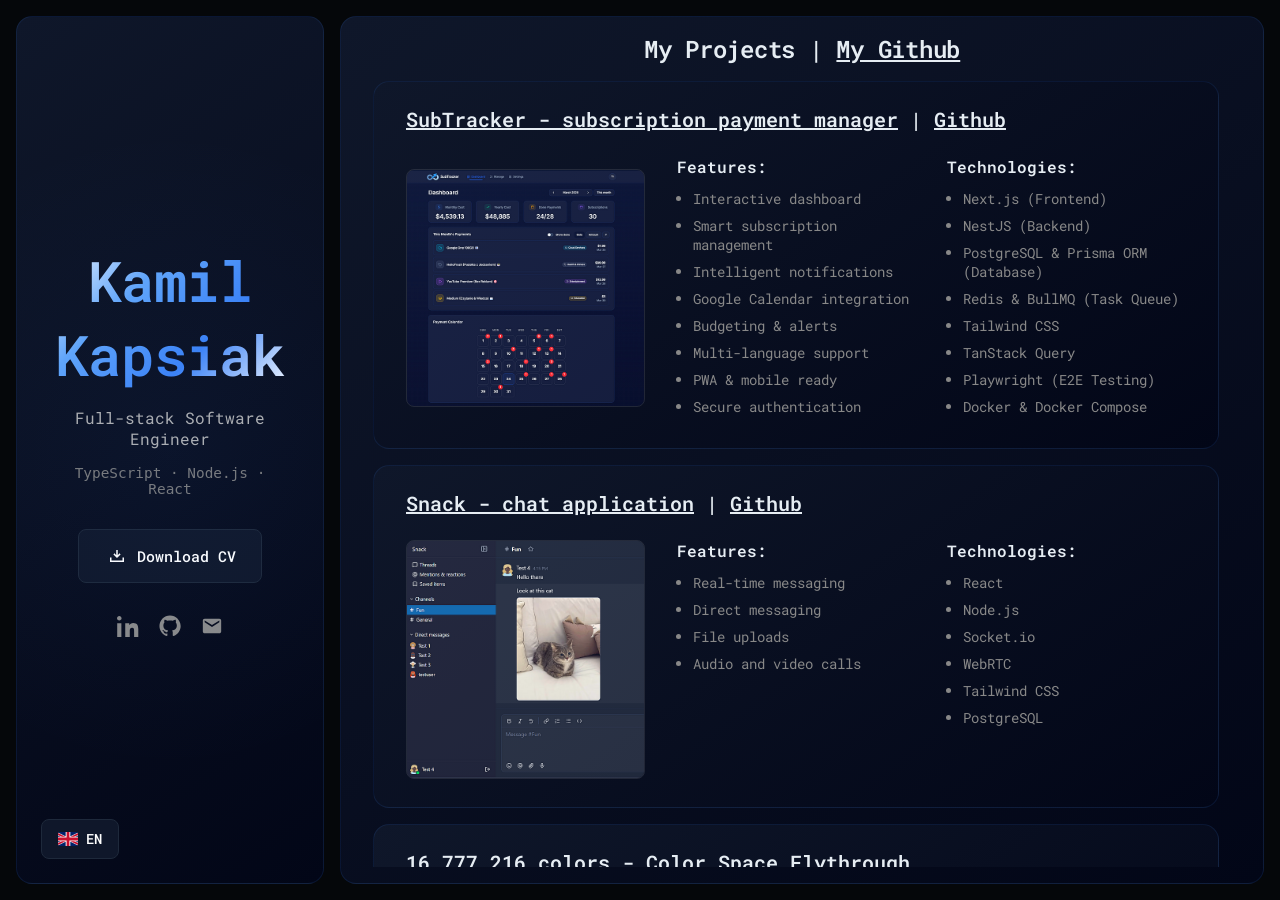
<file: index.html>
<!DOCTYPE html>
<html lang="en">

<head>
  <meta charset="UTF-8">
  <meta name="viewport" content="width=device-width, initial-scale=1.0">
  <!-- Google tag (gtag.js) -->
  <script async src="https://www.googletagmanager.com/gtag/js?id=G-MR1FEYMHES"></script>
  <script>
    window.dataLayer = window.dataLayer || [];
    // biome-ignore lint/style/noArguments: Standard Google boilerplate
    function gtag() {
      dataLayer.push(arguments);
    }
    gtag('js', new Date());

    gtag('config', 'G-MR1FEYMHES');
  </script>
  <title>Kamil Kapsiak - Software Engineer portfolio</title>
  <meta name="description"
    content="Full-stack Software Engineer specializing in TypeScript, Node.js, and React. Portfolio featuring projects like SubTracker (subscription manager) and Snack (chat app).">
  <meta name="keywords"
    content="Kamil Kapsiak, Software Engineer, Full-stack, TypeScript, Node.js, React, Portfolio, SubTracker, Snack, Browser Extensions">
  <meta name="author" content="Kamil Kapsiak">
  <link rel="canonical" href="https://kapsi1.github.io/">

  <!-- Open Graph / Facebook -->
  <meta property="og:type" content="website">
  <meta property="og:url" content="https://kapsi1.github.io/">
  <meta property="og:title" content="Kamil Kapsiak - Software Engineer portfolio">
  <meta property="og:description"
    content="Full-stack Software Engineer specializing in TypeScript, Node.js, and React. Portfolio featuring projects like SubTracker and Snack.">
  <meta property="og:image" content="https://kapsi1.github.io/subtracker.png">

  <!-- Twitter -->
  <meta property="twitter:card" content="summary_large_image">
  <meta property="twitter:url" content="https://kapsi1.github.io/">
  <meta property="twitter:title" content="Kamil Kapsiak - Software Engineer portfolio">
  <meta property="twitter:description"
    content="Full-stack Software Engineer specializing in TypeScript, Node.js, and React. Portfolio featuring projects like SubTracker and Snack.">
  <meta property="twitter:image" content="https://kapsi1.github.io/subtracker.png">

  <link rel="stylesheet" href="./style.css">
  <link rel="preconnect" href="https://fonts.googleapis.com">
  <link rel="preconnect" href="https://fonts.gstatic.com" crossorigin>
  <link
    href="https://fonts.googleapis.com/css2?family=Inter:ital,opsz,wght@0,14..32,100..900;1,14..32,100..900&family=Roboto+Mono:ital,wght@0,100..700;1,100..700&display=swap"
    rel="stylesheet">
  <script>
    (() => {
      const savedLang = localStorage.getItem('language') || 'en';
      document.documentElement.lang = savedLang;
      if (savedLang === 'pl') {
        const style = document.createElement('style');
        style.id = 'early-hide';
        style.innerHTML = 'body { visibility: hidden !important; }';
        document.head.appendChild(style);
      }
    })();
  </script>
  <script src="./script.js" defer></script>
</head>

<body>
  <header class="hero">
    <button id="lang-toggle" class="lang-button" aria-label="Toggle language">
      <img class="flag-icon" alt="" />
      <span></span>
    </button>
    <div class="hero-content animate-in">
      <h1>Kamil Kapsiak</h1>
      <p class="subtitle" data-i18n="subtitle">Full-stack Software Engineer</p>
      <p class="stack">TypeScript · Node.js · React</p>
      <a href="/Kamil_Kapsiak_CV.pdf" download class="cv-button">
        <img src="./download-icon.svg" alt="" width="24" height="24" />
        <span data-i18n="download_cv">Download CV</span>
      </a>

      <nav class="socials" aria-label="Social links">
        <a href="https://www.linkedin.com/in/kamil-kapsiak-529a5083/" target="_blank" rel="noopener noreferrer"
          aria-label="LinkedIn profile">
          <!-- LinkedIn -->
          <svg viewBox="0 0 24 24" aria-hidden="true">
            <path
              d="M4.98 3.5C4.98 4.88 3.86 6 2.5 6S0 4.88 0 3.5 1.12 1 2.5 1 4.98 2.12 4.98 3.5zM.22 8.98h4.56V24H.22zM8.98 8.98h4.38v2.05h.06c.61-1.16 2.1-2.38 4.32-2.38 4.62 0 5.48 3.04 5.48 6.99V24h-4.56v-6.6c0-1.57-.03-3.59-2.19-3.59-2.19 0-2.53 1.71-2.53 3.48V24H8.98z" />
          </svg>
        </a>

        <a href="https://github.com/kapsi1" target="_blank" rel="noopener noreferrer" aria-label="GitHub profile">
          <!-- GitHub -->
          <svg viewBox="0 0 24 24" aria-hidden="true">
            <path
              d="M12 .5C5.73.5.5 5.74.5 12.02c0 5.11 3.29 9.44 7.86 10.97.58.1.79-.25.79-.56v-2.17c-3.2.7-3.88-1.54-3.88-1.54-.53-1.34-1.3-1.7-1.3-1.7-1.06-.73.08-.72.08-.72 1.17.08 1.79 1.2 1.79 1.2 1.04 1.78 2.73 1.27 3.4.97.11-.76.41-1.27.74-1.56-2.55-.29-5.23-1.28-5.23-5.69 0-1.26.45-2.3 1.19-3.11-.12-.29-.52-1.45.11-3.02 0 0 .97-.31 3.18 1.19.92-.26 1.9-.39 2.88-.39.98 0 1.96.13 2.88.39 2.2-1.5 3.17-1.19 3.17-1.19.64 1.57.24 2.73.12 3.02.74.81 1.18 1.85 1.18 3.11 0 4.42-2.69 5.39-5.25 5.67.42.36.79 1.08.79 2.18v3.23c0 .31.21.67.8.56 4.56-1.53 7.84-5.86 7.84-10.97C23.5 5.74 18.27.5 12 .5z" />
          </svg>
        </a>

        <a href="mailto:kapsiakk@gmail.com" aria-label="Email me">
          <!-- Email -->
          <svg viewBox="0 0 24 24" aria-hidden="true">
            <path
              d="M20 4H4c-1.1 0-1.99.9-1.99 2L2 18c0 1.1.9 2 2 2h16c1.1 0 2-.9 2-2V6c0-1.1-.9-2-2-2zm0 4l-8 5-8-5V6l8 5 8-5v2z" />
          </svg>
        </a>
      </nav>


    </div>
  </header>

  <main class="right-column">
    <header class="right-column-header">
      <h2>
        <span data-i18n="my_projects">My Projects</span> | <a class="github" href="https://github.com/kapsi1"
          target="_blank" rel="noopener noreferrer" data-i18n="my_github">My
          Github</a>
      </h2>
    </header>
    <div class="projects-scroll">
      <!-- SubTracker -->
      <section class="app">
        <h2>
          <a href="https://www.subtracker.cc" target="_blank" rel="noopener noreferrer"
            data-i18n="subtracker_title">SubTracker - subscription
            payment manager</a>
          |
          <a class="github" href="https://github.com/kapsi1/subscription-tracker" target="_blank"
            rel="noopener noreferrer">Github</a>
        </h2>
        <div class="tile-content">
          <div class="screenshot">
            <a href="https://www.subtracker.cc" target="_blank" rel="noopener noreferrer">
              <img class="border" src="./subtracker.png" alt="SubTracker" fetchpriority="high">
            </a>
          </div>
          <div class="list">
            <h2 data-i18n="features">Features:</h2>
            <ul>
              <li data-i18n="subtracker_f1">Interactive dashboard</li>
              <li data-i18n="subtracker_f2">Smart subscription management</li>
              <li data-i18n="subtracker_f3">Intelligent notifications</li>
              <li data-i18n="subtracker_f4">Google Calendar integration</li>
              <li data-i18n="subtracker_f5">Budgeting & alerts</li>
              <li data-i18n="subtracker_f6">Multi-language support</li>
              <li data-i18n="subtracker_f7">PWA & mobile ready</li>
              <li data-i18n="subtracker_f8">Secure authentication</li>
            </ul>
          </div>
          <div class="list">
            <h2 data-i18n="technologies">Technologies:</h2>
            <ul>
              <li>Next.js (Frontend)</li>
              <li>NestJS (Backend)</li>
              <li>PostgreSQL & Prisma ORM (Database)</li>
              <li>Redis & BullMQ (Task Queue)</li>
              <li>Tailwind CSS</li>
              <li>TanStack Query</li>
              <li>Playwright (E2E Testing)</li>
              <li>Docker & Docker Compose</li>
            </ul>
          </div>
        </div>
      </section>
      <!-- Snack -->
      <section class="app">
        <h2>
          <a href="https://snack-six.vercel.app" target="_blank" rel="noopener noreferrer" data-i18n="snack_title">Snack
            - chat application</a>
          |
          <a class="github" href="https://github.com/kapsi1/Srack" target="_blank" rel="noopener noreferrer">Github</a>
        </h2>
        <div class="tile-content">
          <div class="screenshot">
            <a href="https://snack-six.vercel.app" target="_blank" rel="noopener noreferrer">
              <img class="border" src="./snack2.png" alt="Snack">
            </a>
          </div>
          <div class="list">
            <h2 data-i18n="features">Features:</h2>
            <ul>
              <li data-i18n="snack_f1">Real-time messaging</li>
              <li data-i18n="snack_f2">Direct messaging</li>
              <li data-i18n="snack_f3">File uploads</li>
              <li data-i18n="snack_f4">Audio and video calls</li>
            </ul>
          </div>
          <div class="list">
            <h2 data-i18n="technologies">Technologies:</h2>
            <ul>
              <li>React</li>
              <li>Node.js</li>
              <li>Socket.io</li>
              <li>WebRTC</li>
              <li>Tailwind CSS</li>
              <li>PostgreSQL</li>
            </ul>
          </div>
        </div>
      </section>
      <!-- Color Space Flythrough -->
      <section class="app colors">
        <h2><a href="./colors/index.html" target="_blank" rel="noopener noreferrer" data-i18n="colors_title">16,777,216
            colors - Color Space Flythrough</a></h2>
        <p data-i18n="colors_desc">An interactive WebGL2 flythrough of the complete RGB/HSL/HSV color space, rendered as a
          256 × 256 × 256 lattice of colored spheres, or a cylinder of spheres - one for every one of the
          16,777,216 (256³) colors a true-color display can show.</p>
        <div class="games-grid">
          <article class="game-item">
            <a href="./colors/index.html" target="_blank" rel="noopener noreferrer">
              <img class="border" src="./colors/1.jpg" alt="RGB color cube flythrough - colored spheres lattice"
                loading="lazy">
            </a>
          </article>
          <article class="game-item">
            <a href="./colors/index.html" target="_blank" rel="noopener noreferrer">
              <img class="border" src="./colors/2.jpg" alt="RGB color cube flythrough - HSL color model view"
                loading="lazy">
            </a>
          </article>
          <article class="game-item">
            <a href="./colors/index.html" target="_blank" rel="noopener noreferrer">
              <img class="border" src="./colors/3.jpg" alt="RGB color cube flythrough - HSV color model view"
                loading="lazy">
            </a>
          </article>
        </div>
      </section>
      <!-- Browser Extensions -->
      <section>
        <h2 data-i18n="browser_extensions">Browser Extensions</h2>
        <div class="extensions-grid">
          <article class="extension-item">
            <h3>
              <a href="https://chromewebstore.google.com/detail/facebook-to-google-calend/mideojkklbmcdnhmacmjiecpnanamedp"
                target="_blank" rel="noopener noreferrer" data-i18n="fb_cal_title">Facebook to Google Calendar
                Exporter</a>
              <br />
              <a class="github" href="https://github.com/kapsi1/facebook-google-calendar-event-exporter" target="_blank"
                rel="noopener noreferrer">Github</a>
            </h3>
            <div class="list">
              <ul>
                <li data-i18n="fb_cal_desc">One-click export of Facebook events to Google Calendar</li>
              </ul>
            </div>
          </article>
          <article class="extension-item">
            <h3>
              <a href="https://chromewebstore.google.com/detail/chatgpt-–-back-to-last-po/npohdlibeffgfmaiojflcdhpopmglcck"
                target="_blank" rel="noopener noreferrer" data-i18n="chatgpt_back_title">ChatGPT - Back to Last
                Position</a>
              <br />
              <a class="github" href="https://github.com/kapsi1/chatgpt-back-to-last-position-button" target="_blank"
                rel="noopener noreferrer">Github</a>
            </h3>
            <div class="list">
              <ul>
                <li data-i18n="chatgpt_back_desc1">If you type a message to ChatGPT, it scrolls the page to the bottom
                  and you lose your reading
                  position</li>
                <li data-i18n="chatgpt_back_desc2">This extension adds a button to go back to that position</li>
              </ul>
            </div>
          </article>
        </div>
      </section>
      <!-- Games -->
      <section>
        <h2 data-i18n="games_title">Some classic games I coded for fun</h2>
        <div class="games-grid">
          <article class="game-item">
            <h3>
              <a href="./snake.html" target="_blank" rel="noopener noreferrer">Snake</a> | <a class="github"
                href="https://github.com/kapsi1/snake" target="_blank" rel="noopener noreferrer">Github</a>
            </h3>
            <a href="./snake.html" target="_blank" rel="noopener noreferrer">
              <video class="border" src="./snake.mp4" loop muted poster="./snake.jpg"></video>
            </a>
          </article>
          <article class="game-item">
            <h3>
              <a href="./tetris.html" target="_blank" rel="noopener noreferrer">Tetris</a> | <a class="github"
                href="https://github.com/kapsi1/tetris" target="_blank" rel="noopener noreferrer">Github</a>
            </h3>
            <a href="./tetris.html" target="_blank" rel="noopener noreferrer">
              <video class="border" src="./tetris.mp4" loop muted poster="./tetris.jpg"></video>
            </a>
          </article>
          <article class="game-item">
            <h3>
              <a href="./pacman/index.html" target="_blank" rel="noopener noreferrer">Pacman</a> | <a class="github"
                href="https://github.com/kapsi1/pacman" target="_blank" rel="noopener noreferrer">Github</a>
            </h3>
            <a href="./pacman/index.html" target="_blank" rel="noopener noreferrer">
              <video class="border" src="./pacman.mp4" loop muted poster="./pacman.jpg"></video>
            </a>
          </article>
          <div class="list">
            <h2 data-i18n="technologies">Technologies:</h2>
            <ul>
              <li>HTML Canvas</li>
              <li>CSS</li>
              <li>TypeScript</li>
            </ul>
          </div>
        </div>
      </section>
    </div>
  </main>
</body>

</html>
</file>
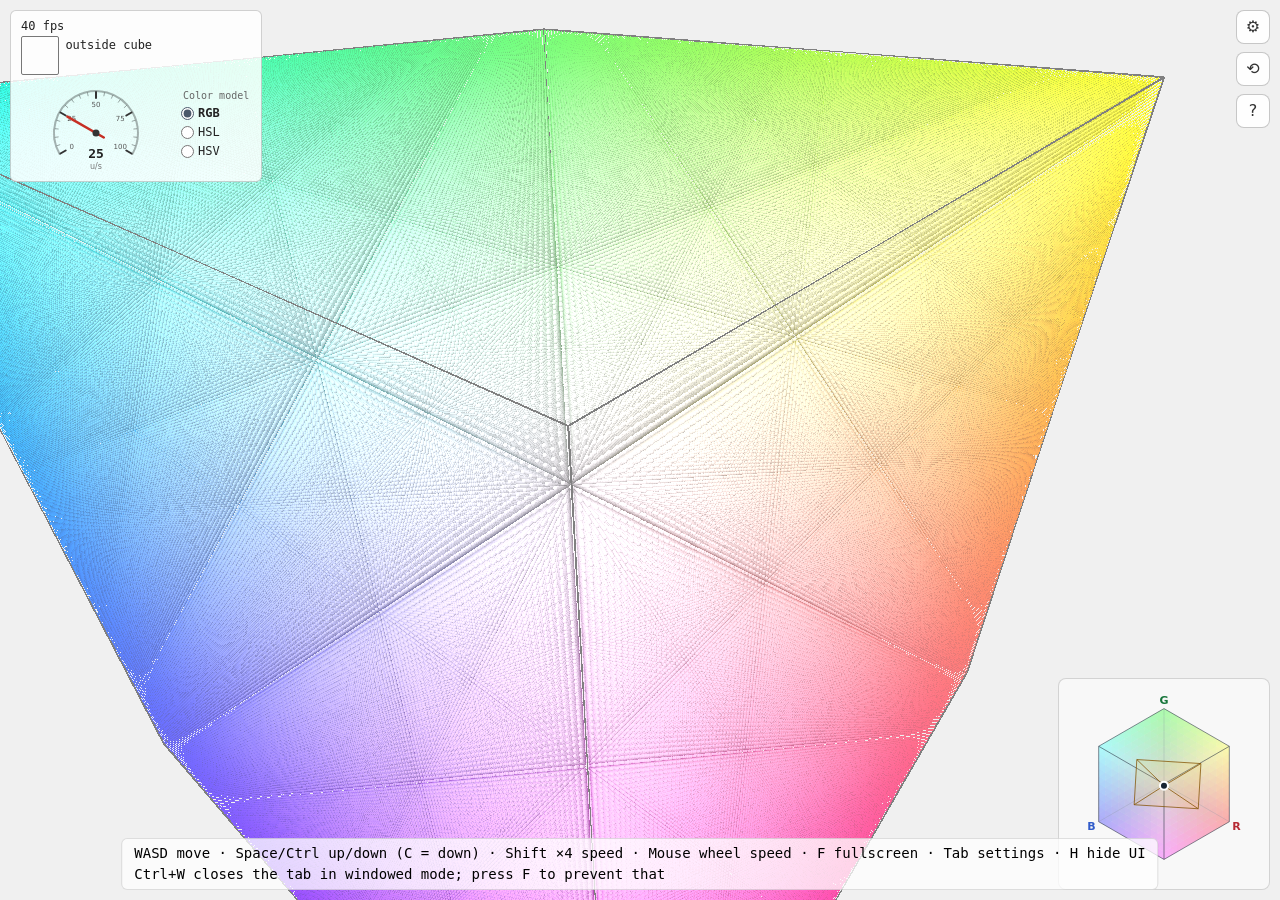
<file: colors/index.html>
<!doctype html>
<html lang="en">

<head>
  <meta charset="UTF-8" />
  <meta name="viewport" content="width=device-width, initial-scale=1.0" />
  <link rel="icon" href="data:," />
  <title>16,777,216 colors</title>
  <style>
    html,
    body {
      height: 100%;
    }

    body {
      margin: 0;
      overflow: hidden;
      background: #f0f0f0;
      font-family: system-ui, -apple-system, "Segoe UI", sans-serif;
    }

    #view {
      position: fixed;
      inset: 0;
      width: 100%;
      height: 100%;
      display: block;
      cursor: grab;
      touch-action: none;
    }

    #view.grabbing {
      cursor: grabbing;
    }

    #hud {
      pointer-events: none;
      user-select: none;
      z-index: 5;
    }

    #info {
      position: fixed;
      top: 10px;
      left: 10px;
      background: rgba(255, 255, 255, 0.85);
      border: 1px solid rgba(0, 0, 0, 0.18);
      border-radius: 6px;
      padding: 6px 10px;
      font: 12px/1.6 ui-monospace, "Cascadia Mono", Consolas, monospace;
      color: #222;
    }

    #model-row { display: flex; align-items: center; gap: 10px; }
    #color-model { pointer-events: auto; border: 0; padding: 0; margin: 0; }
    #color-model legend { font-size: 10px; color: #666; }
    #color-model label { display: flex; align-items: center; gap: 4px; cursor: pointer; }
    #color-model input { accent-color: #4b596b; margin: 0; }
    #color-model label:has(input:checked) { font-weight: bold; }
    #speedo {
      display: block;
      width: 150px;
      height: 96px;
      margin-top: 4px;
    }

    #speed-slider {
      display: none;
      pointer-events: auto;
      position: fixed;
      left: 10px;
      top: 50%;
      transform: translateY(-50%);
      z-index: 5;
      flex-direction: column;
      align-items: center;
      gap: 6px;
      user-select: none;
      -webkit-user-select: none;
    }

    #speed-value {
      font: bold 12px/1.2 ui-monospace, "Cascadia Mono", Consolas, monospace;
      color: #222;
      background: rgba(255, 255, 255, 0.85);
      border: 1px solid rgba(0, 0, 0, 0.18);
      border-radius: 6px;
      padding: 2px 7px;
      text-align: center;
    }

    #speed-value::after {
      content: "u/s";
      display: block;
      font-size: 8px;
      font-weight: normal;
      color: #777;
    }

    #speed-track {
      position: relative;
      box-sizing: border-box;
      width: 26px;
      height: clamp(140px, 34vh, 320px);
      background: rgba(255, 255, 255, 0.75);
      border: 1px solid rgba(0, 0, 0, 0.18);
      border-radius: 13px;
      touch-action: none;
      cursor: pointer;
    }

    #speed-fill {
      position: absolute;
      bottom: 0;
      left: 0;
      width: 100%;
      border-radius: 12px;
      background: rgba(75, 89, 107, 0.35);
    }

    #speed-thumb {
      position: absolute;
      left: 50%;
      top: 20%;
      box-sizing: border-box;
      width: 22px;
      height: 22px;
      transform: translate(-50%, -50%);
      background: #fff;
      border: 1px solid rgba(0, 0, 0, 0.35);
      border-radius: 50%;
      box-shadow: 0 1px 4px rgba(0, 0, 0, 0.25);
      pointer-events: none;
    }

    #info-cam {
      display: flex;
      gap: 6px;
    }

    #cam-text {
      min-width: 20ch;
      white-space: nowrap;
    }

    #cam-hex {
      min-height: 1.6em;
    }

    #cam-swatch {
      display: block;
      width: 3.2em;
      height: 3.2em;
      box-sizing: border-box;
      border: 1px solid #777;
      border-radius: 2px;
      background: transparent;
    }

    #minimap-wrap {
      position: fixed;
      right: 10px;
      bottom: 10px;
      width: clamp(140px, 20vw, 210px);
      border: 1px solid rgba(0, 0, 0, 0.15);
      border-radius: 8px;
      background: rgba(255, 255, 255, 0.55);
      overflow: hidden;
    }

    #minimap {
      display: block;
      width: 100%;
      aspect-ratio: 1;
    }

    #hint {
      position: fixed;
      bottom: 10px;
      left: 50%;
      transform: translateX(-50%);
      width: max-content;
      max-width: calc(100% - 20px);
      background: rgba(255, 255, 255, 0.75);
      border: 1px solid rgba(0, 0, 0, 0.12);
      border-radius: 6px;
      padding: 4px 12px;
      font: 14px / 1.5 ui-monospace, Consolas, monospace;
      color: black;
    }

    #gear,
    #reset,
    #help {
      position: fixed;
      top: 10px;
      right: 10px;
      z-index: 10;
      width: 34px;
      height: 34px;
      border-radius: 8px;
      border: 1px solid rgba(0, 0, 0, 0.22);
      background: rgba(255, 255, 255, 0.92);
      font: 16px/1 system-ui, sans-serif;
      color: #333;
      cursor: pointer;
    }

    #reset {
      top: 52px;
    }

    #help {
      top: 94px;
    }

    #gear:hover,
    #reset:hover,
    #help:hover {
      background: #fff;
    }

    #panel {
      position: fixed;
      top: 47px;
      right: 10px;
      z-index: 10;
      width: 268px;
      box-sizing: border-box;
      background: rgba(255, 255, 255, 0.95);
      border: 1px solid rgba(0, 0, 0, 0.22);
      border-radius: 8px;
      padding: 10px 12px;
      max-height: calc(100vh - 114px);
      overflow: auto;
      font: 12px/1.4 system-ui, sans-serif;
      color: #222;
      box-shadow: 0 4px 16px rgba(0, 0, 0, 0.12);
    }

    #panel h3 {
      margin: 2px 0 8px;
      font-size: 13px;
    }

    #panel .row {
      display: flex;
      align-items: center;
      gap: 6px;
      margin: 7px 0;
    }

    #panel .row>span:first-child {
      flex: 0 0 100px;
    }

    #panel input[type="range"] {
      flex: 1;
      min-width: 0;
    }

    #panel .val {
      flex: 0 0 52px;
      text-align: right;
      font: 11px ui-monospace, Consolas, monospace;
      color: #444;
    }

    #panel select {
      font: 12px system-ui;
    }

    #panel button {
      display: block;
      width: 100%;
      margin-top: 10px;
      padding: 5px 0;
      border-radius: 6px;
      border: 1px solid rgba(0, 0, 0, 0.25);
      background: #f4f4f4;
      font: 12px system-ui;
      color: #222;
      cursor: pointer;
    }

    #panel button:hover {
      background: #eaeaea;
    }

    #fallback {
      position: fixed;
      inset: 0;
      display: flex;
      align-items: center;
      justify-content: center;
      text-align: center;
      font: 16px/1.6 system-ui;
      color: #333;
      z-index: 20;
    }

    #joystick {
      position: fixed;
      box-sizing: border-box;
      width: 112px;
      height: 112px;
      border-radius: 50%;
      border: 1px solid rgba(0, 0, 0, 0.18);
      background: rgba(255, 255, 255, 0.4);
      pointer-events: none;
      z-index: 4;
    }

    #joystick-knob {
      position: absolute;
      left: 50%;
      top: 50%;
      box-sizing: border-box;
      width: 44px;
      height: 44px;
      border-radius: 50%;
      background: rgba(255, 255, 255, 0.95);
      border: 1px solid rgba(0, 0, 0, 0.3);
      box-shadow: 0 1px 4px rgba(0, 0, 0, 0.25);
      transform: translate(-50%, -50%);
    }

    [hidden] {
      display: none !important;
    }

    /* Phone mode: touch-first chrome. The slider replaces the speedometer,
       desktop-only help is dropped, and the info box widens with the color
       model control moved beside the color display. */
    body.phone #speed-slider { display: flex; }
    body.phone #speedo { display: none; }
    body.phone #hint,
    body.phone #help { display: none; }
    body.phone #info {
      right: 54px;
      width: auto;
      display: flex;
      flex-wrap: wrap;
      align-items: center;
      column-gap: 10px;
      row-gap: 2px;
      font-size: 11px;
    }
    body.phone #info-fps { flex: 1 0 100%; }
    body.phone #model-row { display: contents; }
    body.phone #info-cam,
    body.phone #cam-text { min-width: 0; overflow: hidden; }
    body.phone #color-model { display: flex; flex: 0 0 auto; flex-direction: row; gap: 8px; }
    body.phone #color-model legend { display: none; }
  </style>
  <script type="module" crossorigin src="./assets/index-CLAUhLrs.js"></script>
</head>

<body>
  <canvas id="view"></canvas>
  <div id="fallback" hidden>
    WebGL2 is required to render the RGB color cube.<br />
    Please use a current version of Chrome, Edge, Firefox, or Safari.
  </div>
  <div id="hud">
    <div id="minimap-wrap">
      <canvas id="minimap" role="img" aria-label="RGB cube minimap showing camera position and viewing cone"></canvas>
    </div>
    <div id="info">
      <div id="info-fps">-- fps</div>
      <div id="info-cam">
        <span id="cam-swatch"></span>
        <div id="cam-text">
          <div id="cam-rgb">--</div>
          <div id="cam-hex"></div>
        </div>
      </div>
      <div id="model-row">
        <canvas id="speedo" role="img" aria-label="Maximum move speed dial, controlled with the mouse wheel"></canvas>
        <fieldset id="color-model" aria-label="Color model"><legend>Color model</legend>
          <label><input type="radio" name="color-model" value="rgb" checked>RGB</label>
          <label><input type="radio" name="color-model" value="hsl">HSL</label>
          <label><input type="radio" name="color-model" value="hsv">HSV</label>
        </fieldset>
      </div>
    </div>
    <div id="speed-slider" role="slider" aria-label="Move speed" aria-orientation="vertical" aria-valuemin="0" aria-valuemax="100" aria-valuenow="80">
      <div id="speed-value">--</div>
      <div id="speed-track">
        <div id="speed-fill"></div>
        <div id="speed-thumb"></div>
      </div>
    </div>
    <div id="joystick" hidden>
      <div id="joystick-knob"></div>
    </div>
    <div id="hint">
      <div>WASD move · Space/Ctrl up/down (C = down) · Shift ×4 speed · Mouse wheel speed · F fullscreen · Tab settings · H hide UI</div>
      <div>Ctrl+W closes the tab in windowed mode; press F to prevent that</div>
    </div>
  </div>
  <button id="gear" aria-label="Toggle settings" aria-expanded="false" title="Settings (Tab)">⚙</button>
  <button id="reset" aria-label="Reset camera" title="Reset camera">⟲</button>
  <button id="help" aria-label="Toggle hint box" aria-expanded="true" title="Hints">?</button>
  <div id="panel" hidden></div>
</body>

</html>
</file>
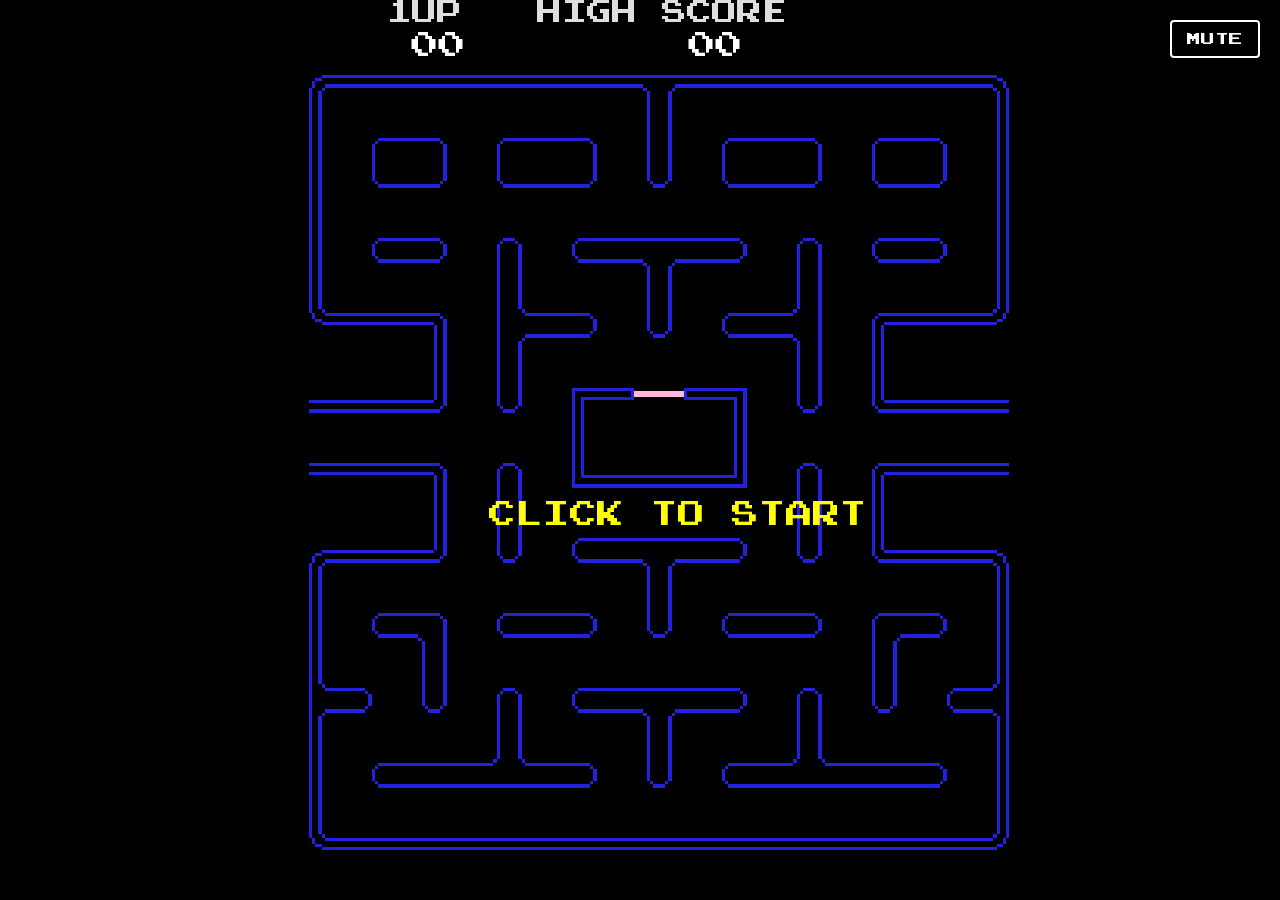
<file: pacman/index.html>
<script type=importmap>{"imports":{"2eBIL":"/pacman/pacdot2.9b7aa87b.wav","4wNYZ":"/pacman/pacghostblue.a31f41c7.wav","9PGbC":"/pacman/pacghostretreat.93558911.wav","WvnUN":"/pacman/pacghost1.fff999f9.wav","ZNJIY":"/pacman/pacclass2die.d34ea982.wav","btCOM":"/pacman/pacstart.0f3ddffb.wav","cfHQy":"/pacman/pacghosteat.4f51bef6.wav","gZcbs":"/pacman/paccoin.8048fe96.wav","khVAu":"/pacman/pacdot1.5b4f0911.wav"}}</script><title>Pacman</title><body>
    <img id=sprites src=/pacman/spritesheet.d6b9eee5.png>
    
    <img id=background src=/pacman/background2.4be5f316.png>
    <canvas id=gameCanvas></canvas>
    <pre id=debug></pre>
    <div id=score class=score>00</div>
    <div id=high-score class=score>00</div>
    <div id=ready>READY!</div>
    <div id=game-over>GAME&nbsp;OVER</div>
    <div id=mute-button class=control-button>MUTE</div>

    <script type=module src=/pacman/pacman.4358b77b.js></script>
    <link rel=stylesheet href=/pacman/pacman.65ebbfc3.css>
</file>
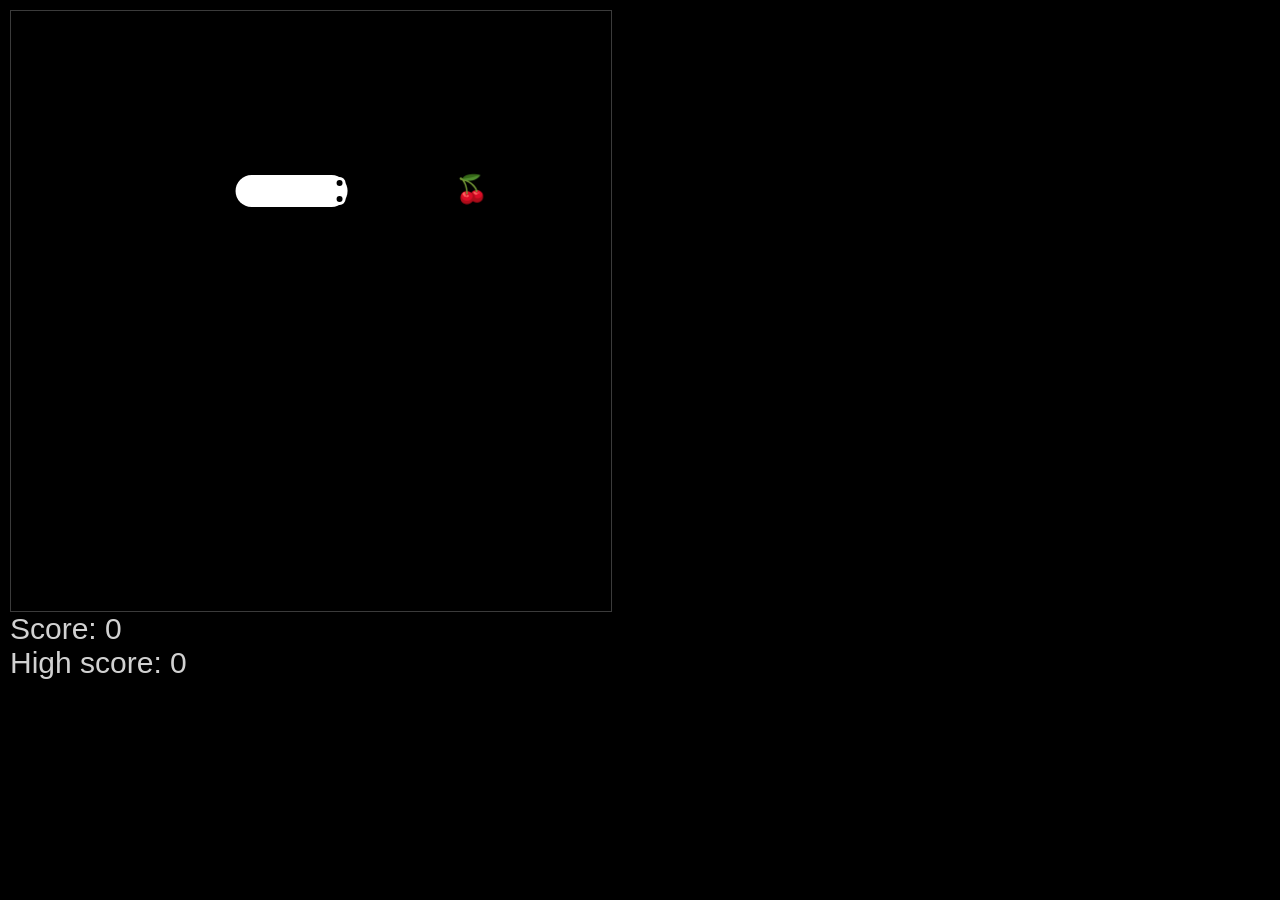
<file: snake.html>
<html>
  <head>
    <title>Snake</title>
    <style>
      body {
        background-color: #000;
        margin: 0;
        padding: 0;
      }
      #gameCanvas {
        border: 1px solid #3b3b3b;
        margin-top: 10px;
        margin-left: 10px;
      }
      #pause {
        color: #fff;
        align-items: center;
        width: 600px;
        height: 600px;
        display: none;
        position: absolute;
        top: 10px;
        left: 10px;
        & div {
          text-align: center;
          background: gray;
          width: 100%;
          height: 50px;
          font-family: sans-serif;
          font-size: 30px;
          line-height: 50px;
        }
      }
      #debug {
        color: #a3a3a3;
        font-family: monospace;
      }
      .score {
        color: #d1d1d1;
        margin-left: 10px;
        font-family: sans-serif;
        font-size: 30px;
      }
    </style>
  </head>
  <body>
    <canvas id="gameCanvas"></canvas>
    <div id="pause"><div>PAUSED</div></div>
    <script type="module" src="/snake.js"></script>
    <div class="score" id="score">Score: <span>0</span></div>
    <div class="score" id="high-score">High score: <span>0</span></div>
    <pre id="debug"></pre>
  </body>
</html>
</file>
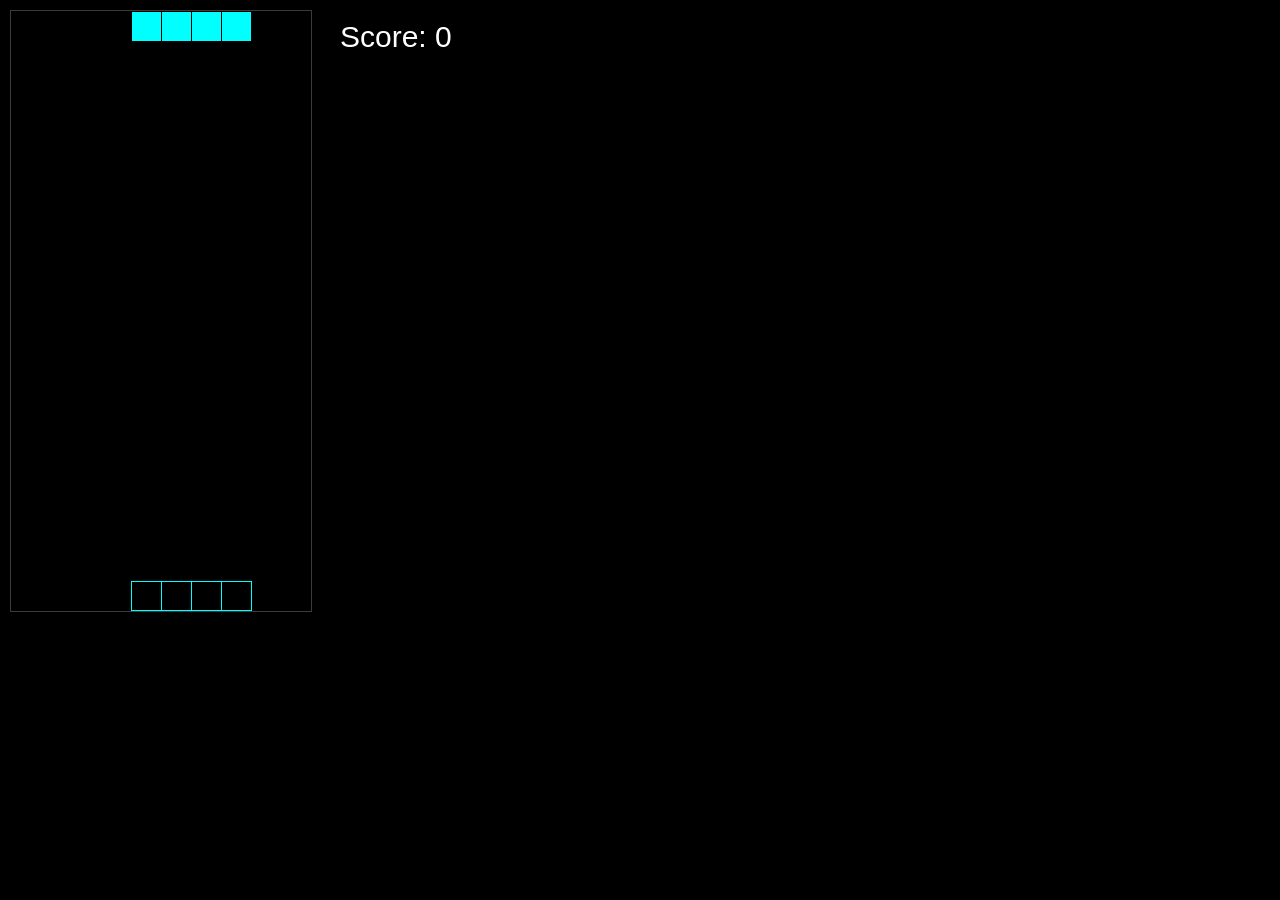
<file: tetris.html>
<html><head><title>Tetris</title><style>body{background-color:#000;margin:0;padding:0}#gameCanvas{border:1px solid #3b3b3b;margin-top:10px;margin-left:10px}#score{color:#fff;font-family:sans-serif;font-size:30px;position:absolute;top:20px;left:340px}</style></head><body> <canvas id="gameCanvas"></canvas> <div id="score">Score: <span>0</span></div> <script type="module" src="/tetris.js"></script> </body></html>
</file>
<file: style.css>
/* Breakpoints: sm: 480px, md: 768px, lg: 1024px */

* {
  margin: 0;
  padding: 0;
  box-sizing: border-box;
}

body {
  min-height: 100vh;
  height: calc(100vh - 2rem);
  padding: 1rem;
  background-color: #05070a;
  color: #e6edf3;
  font-family: "Roboto Mono", monospace;
  display: grid;
  grid-template-columns: 1fr 3fr;
  gap: 1rem;
}

a {
  color: #e6edf3;
}

.border {
  border: 1px solid rgba(255, 255, 255, 0.1);
}

/* Shared tile style */
.hero,
.right-column,
section {
  background: linear-gradient(145deg, #0f172a 0%, #020617 100%);
  border: 1px solid rgba(59, 130, 246, 0.12);
  border-radius: 16px;
  transition: border-color 0.3s ease, box-shadow 0.3s ease;
}

.hero:hover,
.right-column:hover,
section:hover {
  border-color: rgba(59, 130, 246, 0.3);
  box-shadow: 0 8px 32px rgba(0, 0, 0, 0.4), 0 0 15px rgba(59, 130, 246, 0.1);
}

@keyframes fadeSlideIn {
  to {
    opacity: 1;
    transform: translateY(0);
  }
}

@keyframes textGradient {
  0% {
    background-position: 0% 0%;
  }
  100% {
    background-position: 100% 100%;
  }
}

.animate-in {
  opacity: 0;
  transform: translateY(16px);
  animation: fadeSlideIn 0.8s ease-out forwards;
}

img,
video {
  border-radius: 8px;
  max-width: 100%;
  object-fit: contain;
  transition: transform 0.2s ease;
}

img {
  max-height: 245px;
}

video {
  max-height: 220px;
  cursor: pointer;
}

img:hover,
video:hover {
  transform: scale(1.02);
}

/* Hero */
.hero {
  position: relative;
  display: flex;
  align-items: center;
  justify-content: center;
  padding: 2rem;
}

.hero::after {
  content: "";
  position: absolute;
  inset: 0;
  background: radial-gradient(circle at 50% 50%, rgba(59, 130, 246, 0.05) 0%, transparent 70%);
  pointer-events: none;
}

.hero-content {
  text-align: center;
}

.hero h1 {
  font-size: clamp(2.5rem, 6vw, 3.5rem);
  font-weight: 600;
  letter-spacing: -0.02em;
  margin-bottom: 1rem;
  background: linear-gradient(135deg,
      #ffffff 0%,
      #60a5fa 17%,
      #3b82f6 33%,
      #ffffff 50%,
      #60a5fa 67%,
      #3b82f6 83%,
      #ffffff 100%);
  background-size: 200% 200%;
  animation: textGradient 8s linear infinite;
  -webkit-text-fill-color: transparent;
  background-clip: text;
}

.subtitle {
  color: #b0b0b0;
  font-size: 1rem;
  margin-bottom: 1rem;
}

.stack {
  font-family: monospace;
  font-size: 0.9rem;
  color: #7a7a7a;
}

/* Buttons */
.cv-button,
.lang-button {
  display: inline-flex;
  align-items: center;
  gap: 0.5rem;
  padding: 0.9rem 1.6rem;
  border-radius: 8px;
  font-weight: 500;
  color: #fff;
  background-color: #0f172a;
  border: 1px solid #1e293b;
  cursor: pointer;
  font-family: inherit;
  transition: transform 0.25s cubic-bezier(0.2, 0.8, 0.2, 1), background-color 0.2s ease, border-color 0.2s ease, box-shadow 0.2s ease;
}

.cv-button {
  margin: 2rem 0;
  font-size: 0.95rem;
  text-decoration: none;
}

.lang-button {
  position: absolute;
  bottom: 1.5rem;
  left: 1.5rem;
  z-index: 10;
  padding: 0.6rem 1rem;
  font-size: 0.9rem;
}

.cv-button:hover,
.lang-button:hover {
  transform: translateY(-2px);
  background-color: #1e293b;
  border-color: #3b82f6;
  box-shadow: 0 0 15px rgba(59, 130, 246, 0.2);
}

.cv-button:active,
.lang-button:active {
  transform: translateY(0);
}

.cv-button img {
  transition: transform 0.25s ease;
}

.cv-button:hover img {
  transform: translateY(2px);
}

.flag-icon {
  width: 20px;
  height: 14px;
  object-fit: cover;
  border-radius: 2px;
}

/* Socials */
.socials {
  display: flex;
  justify-content: center;
  gap: 1.25rem;
  margin-bottom: 1rem;
}

.socials a {
  color: #8a8a8a;
  transition: color 0.2s ease, transform 0.2s ease;
}

.socials a:hover {
  color: #60a5fa;
  transform: translateY(-1px);
}

.socials svg {
  width: 22px;
  height: 22px;
  fill: currentColor;
}

/* Projects column */
.right-column {
  display: flex;
  flex-direction: column;
  min-height: 0;
  padding: 1rem 2rem;
}

.right-column-header {
  flex-shrink: 0;
  margin-bottom: 1rem;
}

.right-column-header h2 {
  text-align: center;
  font-size: 1.5rem;
  font-weight: 600;
  letter-spacing: -0.01em;
}

.projects-scroll {
  flex: 1;
  min-height: 0;
  overflow-y: auto;
  display: flex;
  flex-direction: column;
  gap: 1rem;
  scrollbar-width: thin;
  scrollbar-color: rgba(59, 130, 246, 0.3) transparent;
  padding-right: 0.75rem;
}

section {
  flex-shrink: 0;
  padding: 1.5rem 2rem;
}

section h2 {
  font-size: 1.25rem;
  font-weight: 600;
  margin-bottom: 1.5rem;
}

section h3 {
  font-size: 1rem;
  font-weight: 600;
  margin-bottom: 0.5rem;
}

.list ul {
  padding-left: 1rem;
}

.list li {
  margin-bottom: 0.5rem;
  color: #888888;
  font-size: 0.9rem;
}

.list h2 {
  font-size: 1rem;
  margin-bottom: 0.75rem;
}

/* App tiles */
.tile-content {
  display: grid;
  gap: 2rem;
}

.screenshot img {
  width: 100%;
  height: auto;
  aspect-ratio: 1 / 1;
  max-width: 300px;
  max-height: none;
  object-fit: contain;
}

.colors p {
  color: #888888;
  margin-bottom: 1em;
}

/* Grids */
.games-grid {
  display: flex;
  gap: 1.5rem;
}

.game-item {
  display: flex;
  flex-direction: column;
  align-items: center;
}

.extensions-grid {
  display: flex;
  gap: 1.5rem;
  flex-wrap: wrap;
  flex: 1;
}

.extension-item {
  display: flex;
  flex-direction: column;
  flex: 1;
  min-width: 250px;
}

@media (min-width: 768px) {
  .tile-content {
    grid-template-columns: repeat(3, 1fr);
  }

  .screenshot {
    display: flex;
    justify-content: center;
    align-items: center;
  }
}

@media (min-width: 480px) and (max-width: 767px) {
  .tile-content {
    grid-template-columns: 1fr 1fr;
  }

  .screenshot {
    grid-column: 1 / -1;
    display: flex;
    justify-content: center;
  }
}

@media (max-width: 479px) {
  .tile-content {
    display: flex;
    flex-direction: column;
    align-items: center;
  }
}

@media (max-width: 768px) {
  html {
    font-size: 14px;
  }

  body {
    padding: 0.5rem;
    gap: 0.75rem;
  }

  .hero h1 {
    font-size: clamp(2.4rem, 10vw, 3.5rem);
    line-height: 1.1;
  }

  .subtitle {
    font-size: 1.2rem;
    margin-bottom: 1.5rem;
  }

  .stack {
    font-size: 1rem;
  }

  .app h2 {
    text-align: center;
    width: 100%;
  }

  .list li {
    font-size: 1rem;
  }

  .list h2 {
    font-size: 1.1rem;
  }

  .games-grid,
  .extensions-grid {
    flex-direction: column;
    align-items: center;
  }

  .game-item,
  .extension-item {
    width: 100%;
  }
}

@media (max-width: 1024px) {
  body {
    grid-template-columns: 1fr;
    height: auto;
  }

  .hero,
  .right-column {
    padding: 1.5rem;
  }

  .projects-scroll {
    overflow-y: visible;
  }

  section {
    padding: 1.5rem;
  }

  .games-grid {
    justify-content: center;
  }
}

@media (prefers-reduced-motion: reduce) {
  .animate-in {
    animation: none;
    opacity: 1;
    transform: none;
  }

  .hero,
  section,
  .right-column,
  video,
  img,
  .cv-button,
  .lang-button,
  .socials a {
    transition: none;
  }
}
</file>
